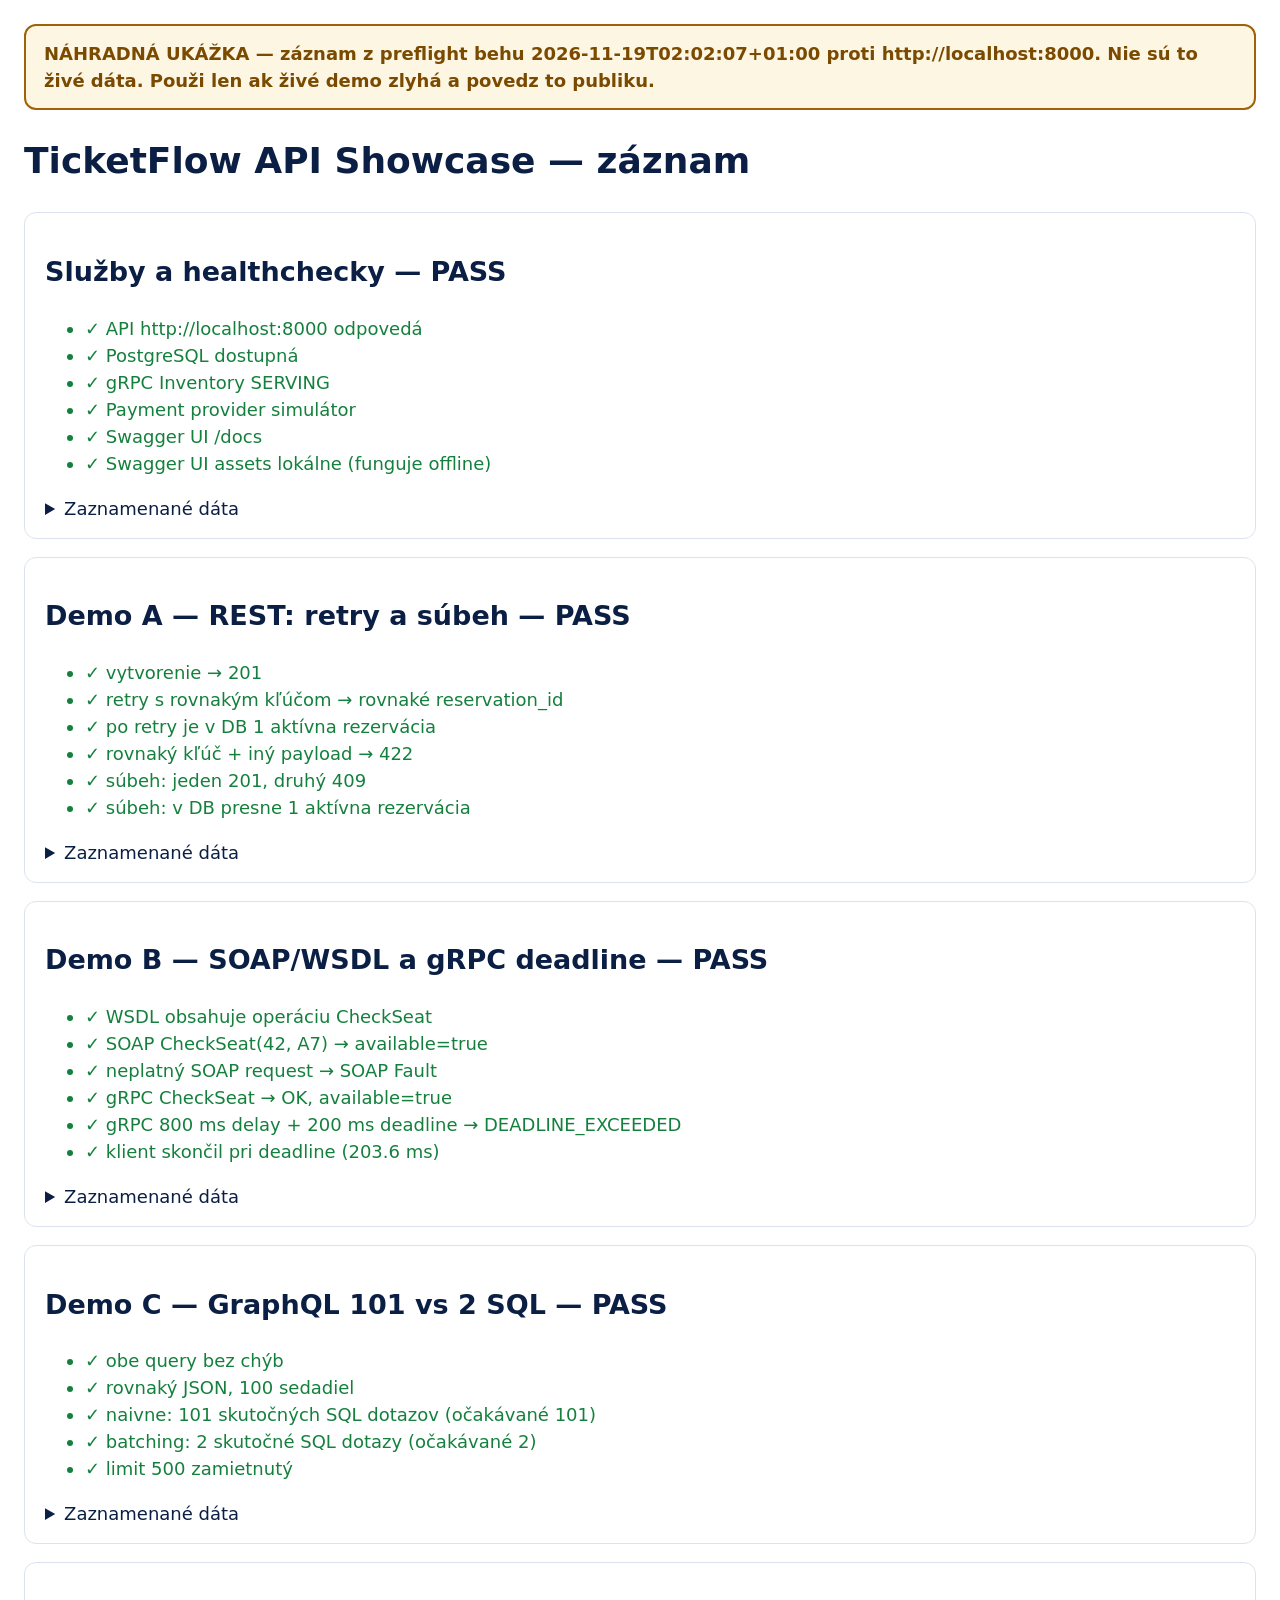
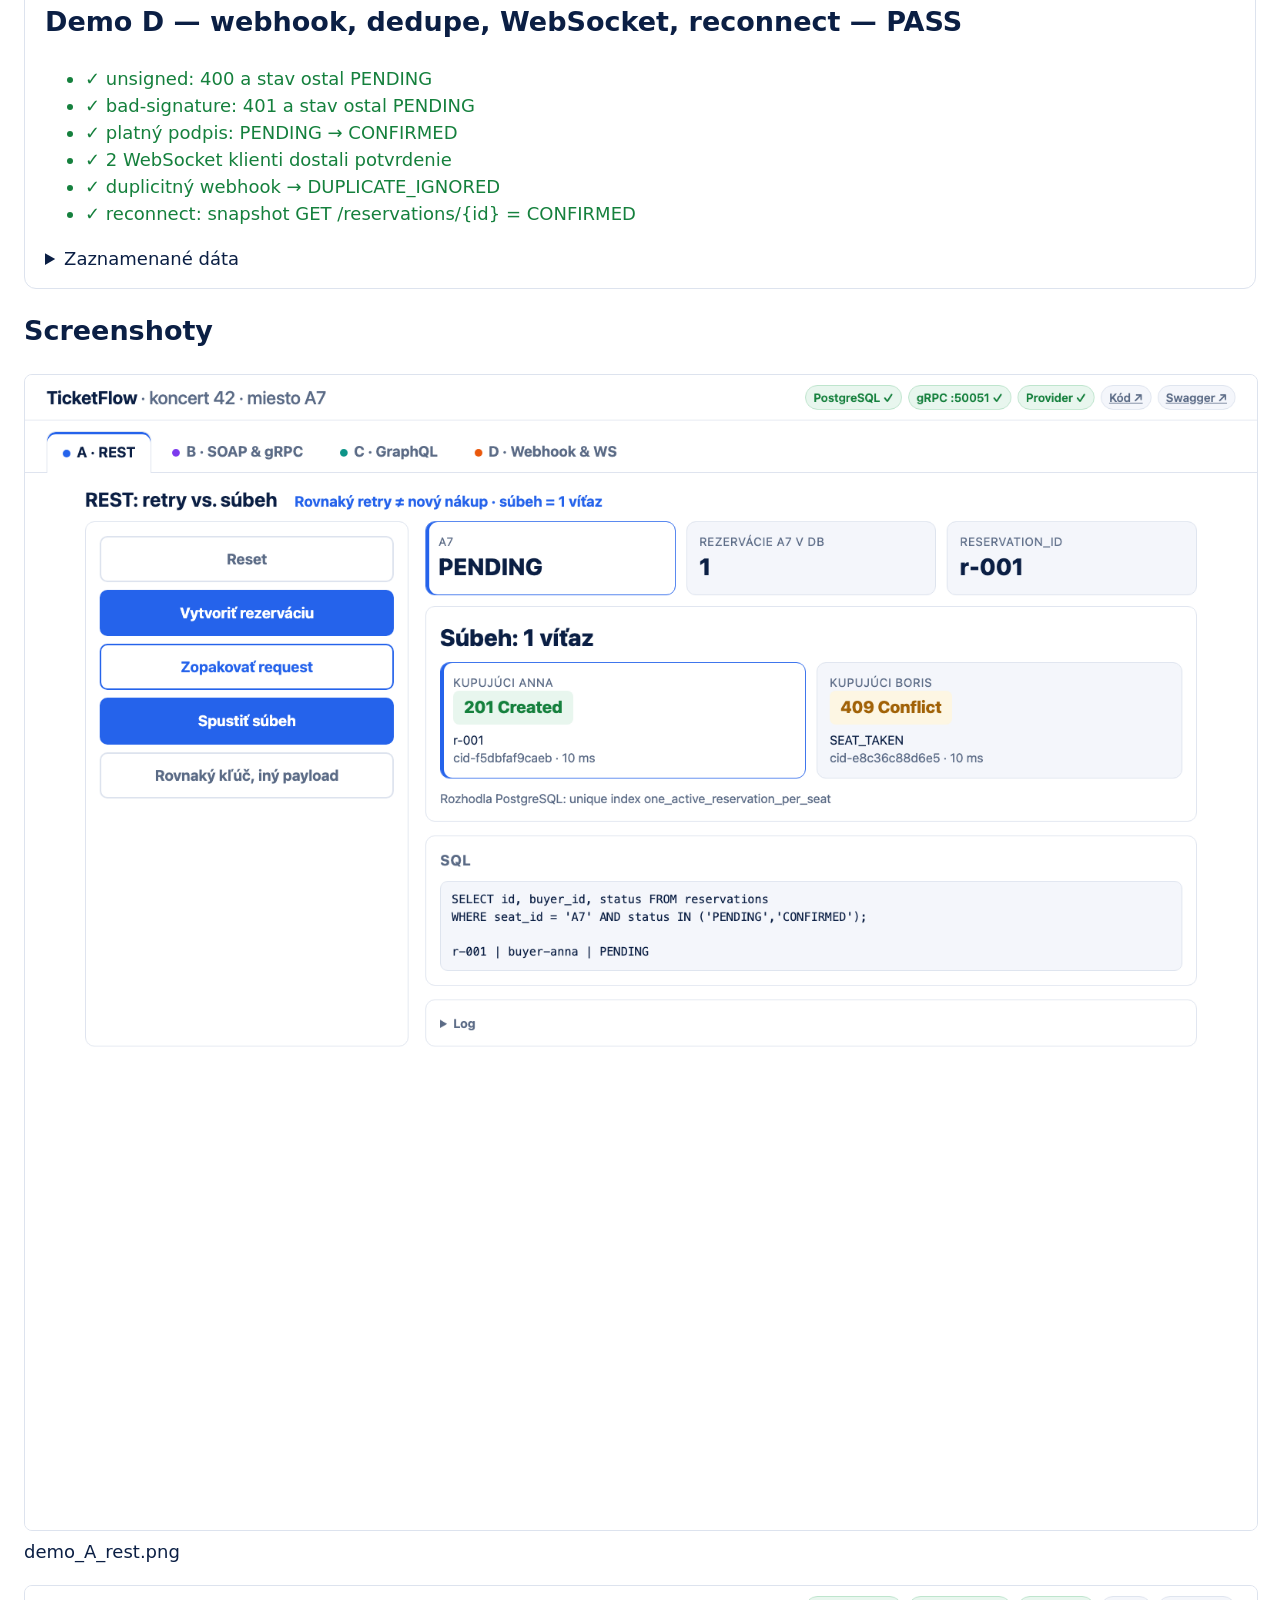
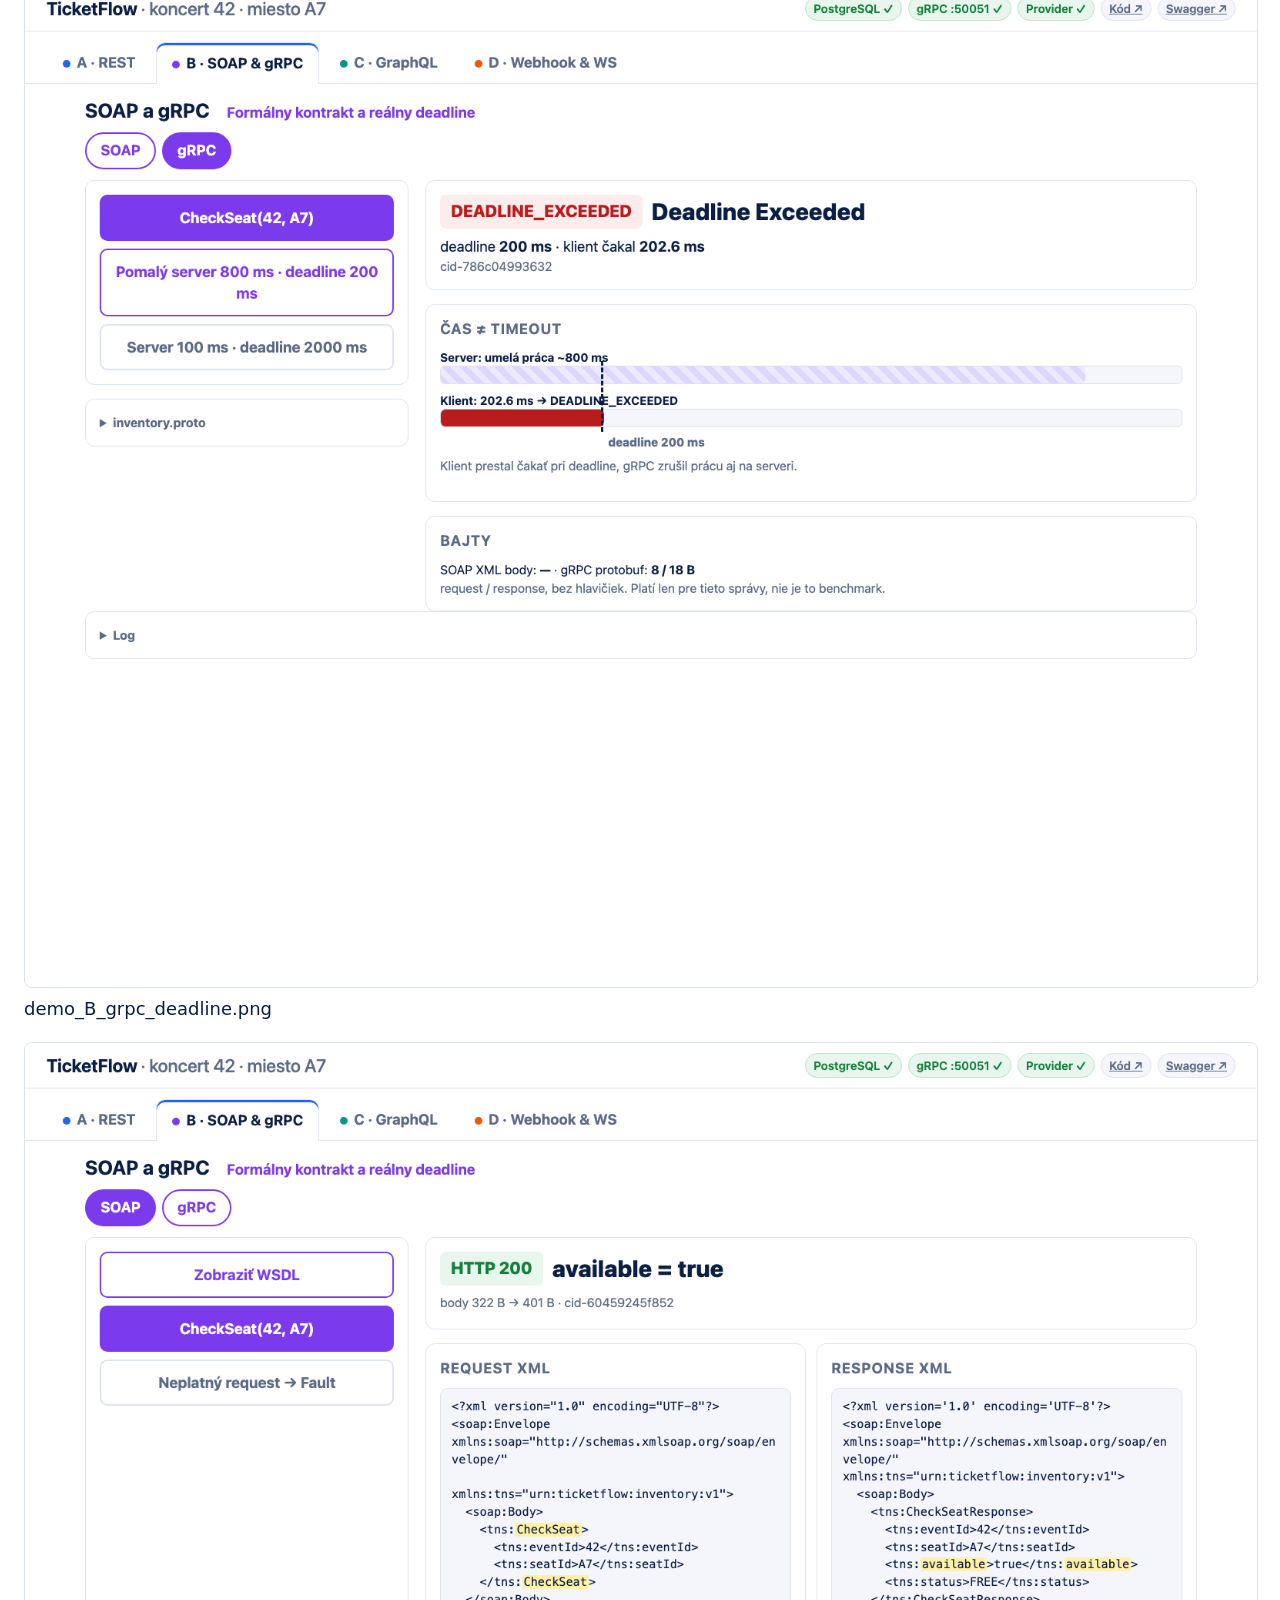
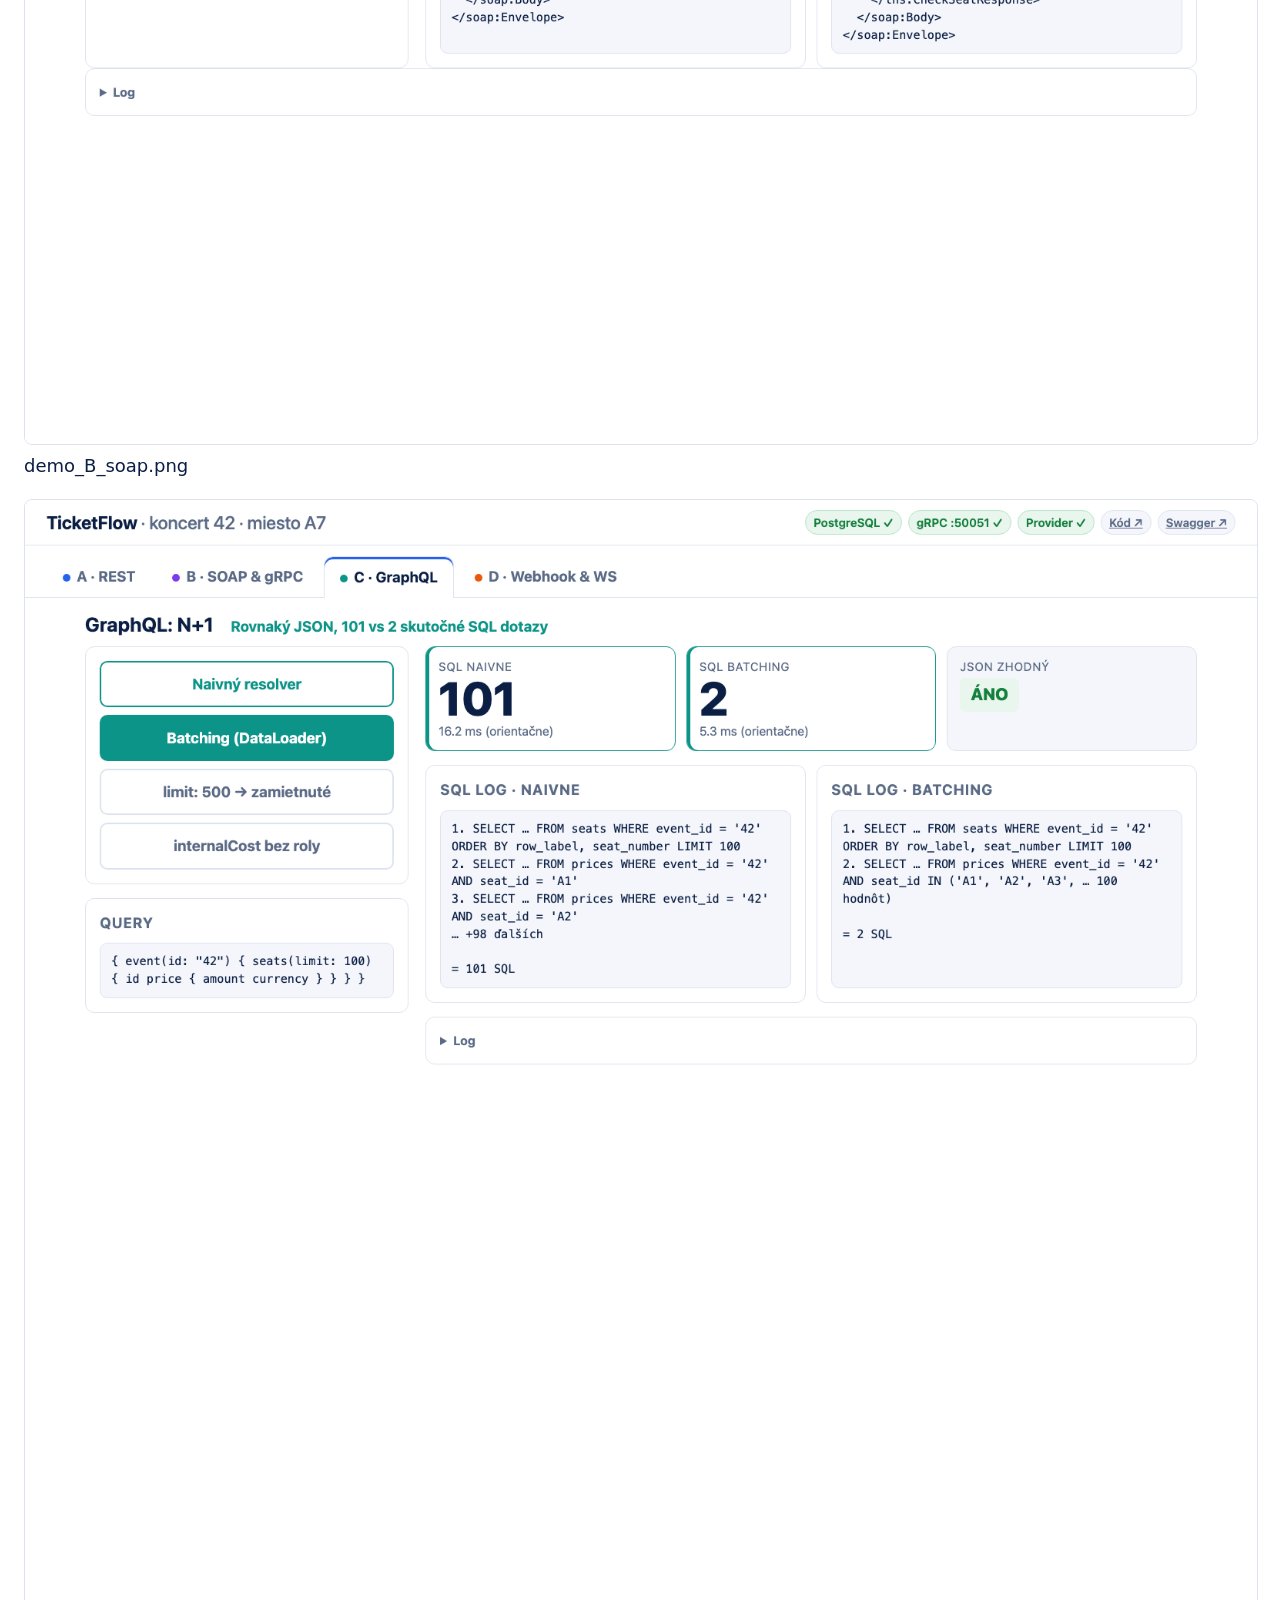
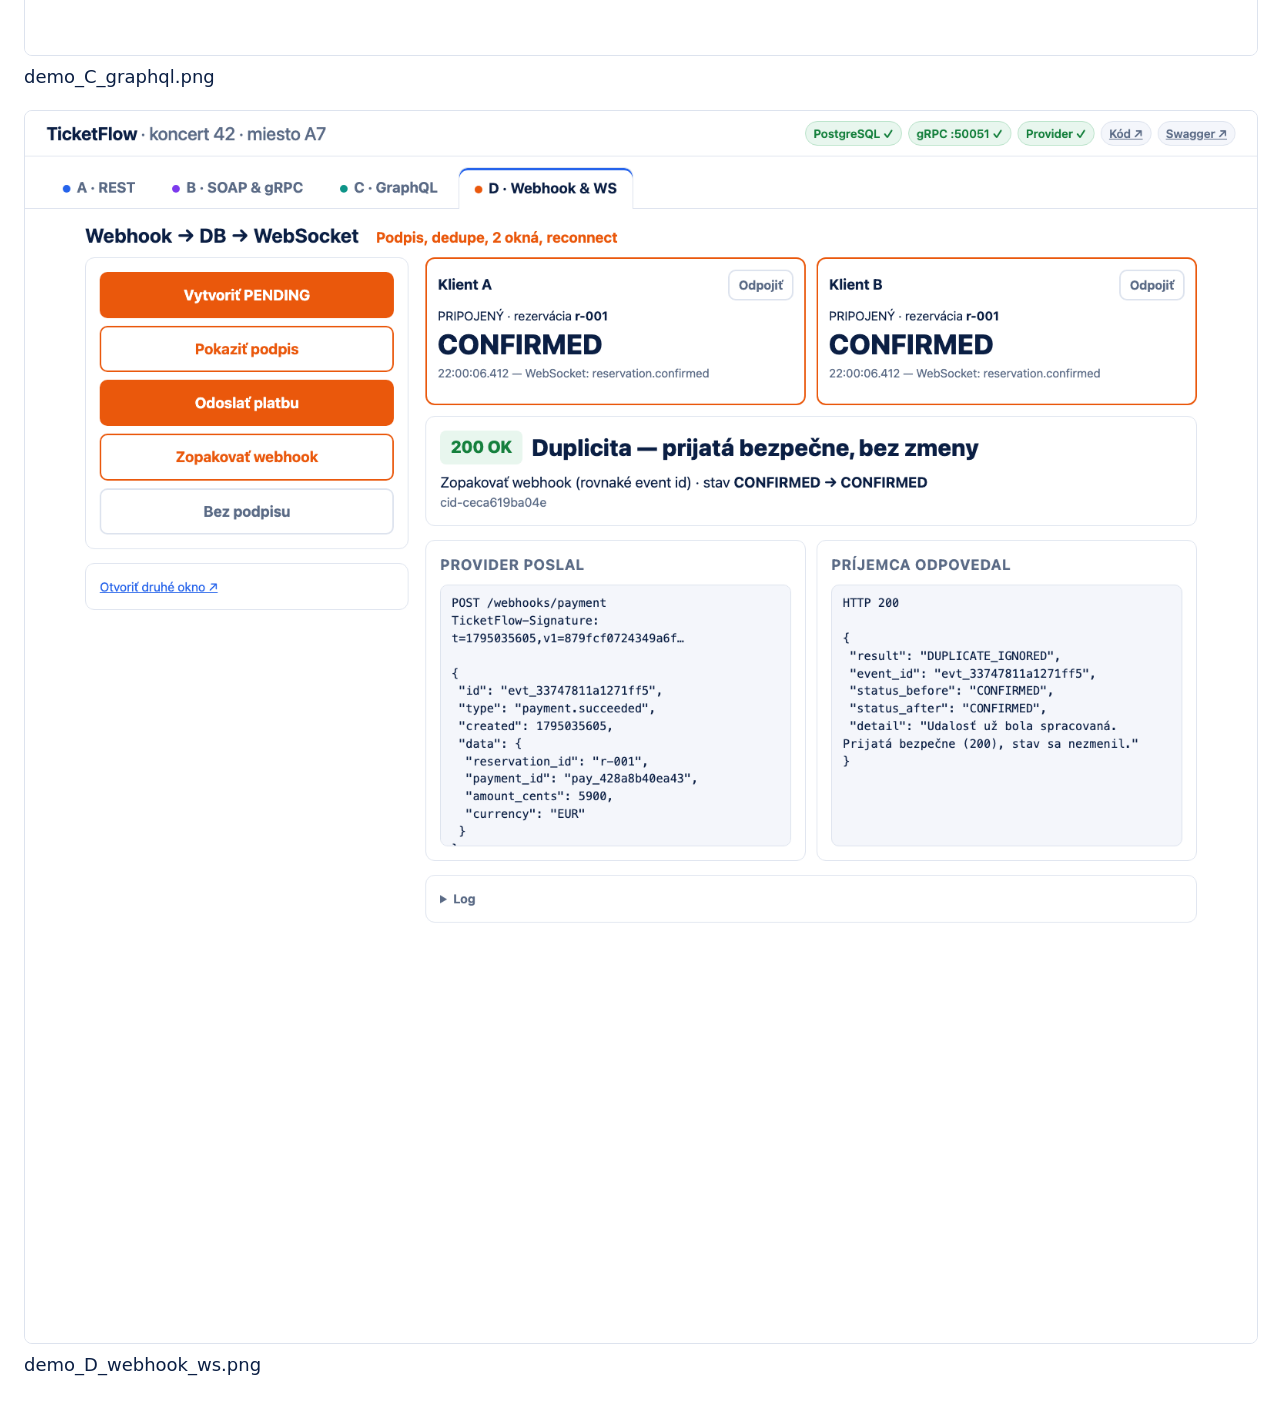
<file: TicketFlow-demo/docs/SCREENSHOTS/fallback.html>
<!doctype html><html lang="sk"><head><meta charset="utf-8">
<meta name="viewport" content="width=device-width, initial-scale=1"><title>TicketFlow — náhradná ukážka</title>
<style>body{font:18px/1.5 Inter,system-ui,sans-serif;color:#0b1f44;background:#fff;margin:0 auto;max-width:1300px;padding:24px}
.banner{background:#fdf6e3;border:2px solid #a16207;color:#7a4a00;padding:14px 18px;border-radius:12px;font-weight:700}
section{border:1px solid #dde3ee;border-radius:12px;padding:16px 20px;margin:18px 0} li.ok{color:#15803d} li.bad{color:#b91c1c}
pre{background:#f4f6fb;padding:12px;border-radius:8px;overflow:auto;max-height:420px;font-size:13px}
img{max-width:100%;border:1px solid #dde3ee;border-radius:8px} figure{margin:20px 0}</style></head><body>
<div class="banner">NÁHRADNÁ UKÁŽKA — záznam z preflight behu 2026-11-19T02:02:07+01:00 proti http://localhost:8000.
Nie sú to živé dáta. Použi len ak živé demo zlyhá a povedz to publiku.</div>
<h1>TicketFlow API Showcase — záznam</h1><section><h2>Služby a healthchecky — PASS</h2><ul><li class='ok'>✓ API http://localhost:8000 odpovedá</li><li class='ok'>✓ PostgreSQL dostupná</li><li class='ok'>✓ gRPC Inventory SERVING</li><li class='ok'>✓ Payment provider simulátor</li><li class='ok'>✓ Swagger UI /docs</li><li class='ok'>✓ Swagger UI assets lokálne (funguje offline)</li></ul><details><summary>Zaznamenané dáta</summary><pre>{
  &quot;ok&quot;: true,
  &quot;db&quot;: &quot;ok&quot;,
  &quot;grpc&quot;: &quot;SERVING&quot;,
  &quot;provider&quot;: &quot;ok&quot;
}</pre></details></section><section><h2>Demo A — REST: retry a súbeh — PASS</h2><ul><li class='ok'>✓ vytvorenie → 201</li><li class='ok'>✓ retry s rovnakým kľúčom → rovnaké reservation_id</li><li class='ok'>✓ po retry je v DB 1 aktívna rezervácia</li><li class='ok'>✓ rovnaký kľúč + iný payload → 422</li><li class='ok'>✓ súbeh: jeden 201, druhý 409</li><li class='ok'>✓ súbeh: v DB presne 1 aktívna rezervácia</li></ul><details><summary>Zaznamenané dáta</summary><pre>{
  &quot;retry&quot;: {
    &quot;first&quot;: {
      &quot;id&quot;: &quot;r-001&quot;,
      &quot;event_id&quot;: &quot;42&quot;,
      &quot;seat_id&quot;: &quot;A7&quot;,
      &quot;buyer_id&quot;: &quot;buyer-anna&quot;,
      &quot;status&quot;: &quot;PENDING&quot;,
      &quot;created_at&quot;: &quot;2026-11-19T01:02:07.329062+00:00&quot;,
      &quot;updated_at&quot;: &quot;2026-11-19T01:02:07.329062+00:00&quot;
    },
    &quot;second&quot;: {
      &quot;id&quot;: &quot;r-001&quot;,
      &quot;event_id&quot;: &quot;42&quot;,
      &quot;seat_id&quot;: &quot;A7&quot;,
      &quot;buyer_id&quot;: &quot;buyer-anna&quot;,
      &quot;status&quot;: &quot;PENDING&quot;,
      &quot;created_at&quot;: &quot;2026-11-19T01:02:07.329062+00:00&quot;,
      &quot;updated_at&quot;: &quot;2026-11-19T01:02:07.329062+00:00&quot;
    },
    &quot;replayed&quot;: &quot;true&quot;
  },
  &quot;mismatch&quot;: {
    &quot;type&quot;: &quot;https://ticketflow.local/problems/idempotency_key_reused&quot;,
    &quot;title&quot;: &quot;Kľúč už bol použitý s iným payloadom&quot;,
    &quot;status&quot;: 422,
    &quot;code&quot;: &quot;IDEMPOTENCY_KEY_REUSED&quot;,
    &quot;detail&quot;: &quot;Rovnaký Idempotency-Key s iným telom požiadavky je chyba klienta. Nič sa nezmenilo.&quot;,
    &quot;correlation_id&quot;: &quot;cid-8f5fee6dd840&quot;,
    &quot;timestamp&quot;: &quot;2026-11-19T01:02:07.338+00:00&quot;
  },
  &quot;race&quot;: {
    &quot;buyer-anna&quot;: {
      &quot;status&quot;: 201,
      &quot;body&quot;: {
        &quot;id&quot;: &quot;r-001&quot;,
        &quot;event_id&quot;: &quot;42&quot;,
        &quot;seat_id&quot;: &quot;A7&quot;,
        &quot;buyer_id&quot;: &quot;buyer-anna&quot;,
        &quot;status&quot;: &quot;PENDING&quot;,
        &quot;created_at&quot;: &quot;2026-11-19T01:02:07.358316+00:00&quot;,
        &quot;updated_at&quot;: &quot;2026-11-19T01:02:07.358316+00:00&quot;
      }
    },
    &quot;buyer-boris&quot;: {
      &quot;status&quot;: 409,
      &quot;body&quot;: {
        &quot;type&quot;: &quot;https://ticketflow.local/problems/seat_taken&quot;,
        &quot;title&quot;: &quot;Sedadlo je obsadené&quot;,
        &quot;status&quot;: 409,
        &quot;code&quot;: &quot;SEAT_TAKEN&quot;,
        &quot;detail&quot;: &quot;Sedadlo A7 už má aktívnu rezerváciu. Rozhodol PostgreSQL UNIQUE index one_active_reservation_per_seat.&quot;,
        &quot;correlation_id&quot;: &quot;cid-6bee72bd5c5b&quot;,
        &quot;timestamp&quot;: &quot;2026-11-19T01:02:07.360+00:00&quot;,
        &quot;constraint&quot;: &quot;one_active_reservation_per_seat&quot;
      }
    }
  },
  &quot;db&quot;: {
    &quot;seat&quot;: {
      &quot;event_id&quot;: &quot;42&quot;,
      &quot;seat_id&quot;: &quot;A7&quot;,
      &quot;available&quot;: false,
      &quot;status&quot;: &quot;PENDING&quot;,
      &quot;reservation_id&quot;: &quot;r-001&quot;
    },
    &quot;active_reservations&quot;: [
      {
        &quot;id&quot;: &quot;r-001&quot;,
        &quot;buyer_id&quot;: &quot;buyer-anna&quot;,
        &quot;status&quot;: &quot;PENDING&quot;,
        &quot;created_at&quot;: &quot;2026-11-19T01:02:07.358316+00:00&quot;
      }
    ],
    &quot;active_count&quot;: 1,
    &quot;sql&quot;: &quot;SELECT id, buyer_id, status, created_at FROM reservations WHERE event_id = &#x27;42&#x27; AND seat_id = &#x27;A7&#x27; AND status IN (&#x27;PENDING&#x27;, &#x27;CONFIRMED&#x27;)&quot;,
    &quot;at&quot;: &quot;2026-11-19T01:02:07.362+00:00&quot;
  }
}</pre></details></section><section><h2>Demo B — SOAP/WSDL a gRPC deadline — PASS</h2><ul><li class='ok'>✓ WSDL obsahuje operáciu CheckSeat</li><li class='ok'>✓ SOAP CheckSeat(42, A7) → available=true</li><li class='ok'>✓ neplatný SOAP request → SOAP Fault</li><li class='ok'>✓ gRPC CheckSeat → OK, available=true</li><li class='ok'>✓ gRPC 800 ms delay + 200 ms deadline → DEADLINE_EXCEEDED</li><li class='ok'>✓ klient skončil pri deadline (203.6 ms)</li></ul><details><summary>Zaznamenané dáta</summary><pre>{
  &quot;soap&quot;: {
    &quot;endpoint&quot;: &quot;http://127.0.0.1:8000/soap&quot;,
    &quot;http_status&quot;: 200,
    &quot;is_fault&quot;: false,
    &quot;request_xml&quot;: &quot;&lt;?xml version=\&quot;1.0\&quot; encoding=\&quot;UTF-8\&quot;?&gt;\n&lt;soap:Envelope xmlns:soap=\&quot;http://schemas.xmlsoap.org/soap/envelope/\&quot;\n               xmlns:tns=\&quot;urn:ticketflow:inventory:v1\&quot;&gt;\n  &lt;soap:Body&gt;\n    &lt;tns:CheckSeat&gt;\n      &lt;tns:eventId&gt;42&lt;/tns:eventId&gt;\n      &lt;tns:seatId&gt;A7&lt;/tns:seatId&gt;\n    &lt;/tns:CheckSeat&gt;\n  &lt;/soap:Body&gt;\n&lt;/soap:Envelope&gt;\n&quot;,
    &quot;response_xml&quot;: &quot;&lt;?xml version=&#x27;1.0&#x27; encoding=&#x27;UTF-8&#x27;?&gt;\n&lt;soap:Envelope xmlns:soap=\&quot;http://schemas.xmlsoap.org/soap/envelope/\&quot; xmlns:tns=\&quot;urn:ticketflow:inventory:v1\&quot;&gt;\n  &lt;soap:Body&gt;\n    &lt;tns:CheckSeatResponse&gt;\n      &lt;tns:eventId&gt;42&lt;/tns:eventId&gt;\n      &lt;tns:seatId&gt;A7&lt;/tns:seatId&gt;\n      &lt;tns:available&gt;true&lt;/tns:available&gt;\n      &lt;tns:status&gt;FREE&lt;/tns:status&gt;\n    &lt;/tns:CheckSeatResponse&gt;\n  &lt;/soap:Body&gt;\n&lt;/soap:Envelope&gt;\n&quot;,
    &quot;request_body_bytes&quot;: 322,
    &quot;response_body_bytes&quot;: 401,
    &quot;client_elapsed_ms&quot;: 5.1,
    &quot;at&quot;: &quot;2026-11-19T01:02:07.389+00:00&quot;,
    &quot;correlation_id&quot;: &quot;cid-d20399b80776&quot;,
    &quot;bytes_note&quot;: &quot;Merané: veľkosť HTTP body (XML Envelope), bez HTTP hlavičiek.&quot;
  },
  &quot;soap_fault&quot;: {
    &quot;endpoint&quot;: &quot;http://127.0.0.1:8000/soap&quot;,
    &quot;http_status&quot;: 500,
    &quot;is_fault&quot;: true,
    &quot;request_xml&quot;: &quot;&lt;?xml version=\&quot;1.0\&quot; encoding=\&quot;UTF-8\&quot;?&gt;\n&lt;soap:Envelope xmlns:soap=\&quot;http://schemas.xmlsoap.org/soap/envelope/\&quot;\n               xmlns:tns=\&quot;urn:ticketflow:inventory:v1\&quot;&gt;\n  &lt;soap:Body&gt;\n    &lt;tns:CheckSeat&gt;\n      &lt;tns:eventId&gt;42&lt;/tns:eventId&gt;\n    &lt;/tns:CheckSeat&gt;\n  &lt;/soap:Body&gt;\n&lt;/soap:Envelope&gt;\n&quot;,
    &quot;response_xml&quot;: &quot;&lt;?xml version=&#x27;1.0&#x27; encoding=&#x27;UTF-8&#x27;?&gt;\n&lt;soap:Envelope xmlns:soap=\&quot;http://schemas.xmlsoap.org/soap/envelope/\&quot; xmlns:tns=\&quot;urn:ticketflow:inventory:v1\&quot;&gt;\n  &lt;soap:Body&gt;\n    &lt;soap:Fault&gt;\n      &lt;faultcode&gt;soap:Client&lt;/faultcode&gt;\n      &lt;faultstring&gt;Chýba povinný element seatId.&lt;/faultstring&gt;\n      &lt;detail&gt;\n        &lt;tns:errorCode&gt;MISSING_ELEMENT&lt;/tns:errorCode&gt;\n      &lt;/detail&gt;\n    &lt;/soap:Fault&gt;\n  &lt;/soap:Body&gt;\n&lt;/soap:Envelope&gt;\n&quot;,
    &quot;request_body_bytes&quot;: 288,
    &quot;response_body_bytes&quot;: 423,
    &quot;client_elapsed_ms&quot;: 5.0,
    &quot;at&quot;: &quot;2026-11-19T01:02:07.395+00:00&quot;,
    &quot;correlation_id&quot;: &quot;cid-bdc11aba929f&quot;,
    &quot;bytes_note&quot;: &quot;Merané: veľkosť HTTP body (XML Envelope), bez HTTP hlavičiek.&quot;
  },
  &quot;grpc_ok&quot;: {
    &quot;target&quot;: &quot;grpc:50051&quot;,
    &quot;method&quot;: &quot;/ticketflow.inventory.v1.Inventory/CheckSeat&quot;,
    &quot;request&quot;: {
      &quot;event_id&quot;: &quot;42&quot;,
      &quot;seat_id&quot;: &quot;A7&quot;,
      &quot;artificial_delay_ms&quot;: 0
    },
    &quot;deadline_ms&quot;: null,
    &quot;request_protobuf_bytes&quot;: 8,
    &quot;ok&quot;: true,
    &quot;code&quot;: &quot;OK&quot;,
    &quot;reply&quot;: {
      &quot;event_id&quot;: &quot;42&quot;,
      &quot;seat_id&quot;: &quot;A7&quot;,
      &quot;available&quot;: true,
      &quot;status&quot;: &quot;FREE&quot;,
      &quot;server_elapsed_ms&quot;: 1
    },
    &quot;response_protobuf_bytes&quot;: 18,
    &quot;client_elapsed_ms&quot;: 1.6,
    &quot;at&quot;: &quot;2026-11-19T01:02:07.398+00:00&quot;,
    &quot;correlation_id&quot;: &quot;cid-66db126ed22c&quot;,
    &quot;bytes_note&quot;: &quot;Merané: veľkosť serializovanej protobuf správy (bez HTTP/2 rámcov, bez 5 B gRPC prefixu a hlavičiek).&quot;
  },
  &quot;grpc_deadline&quot;: {
    &quot;target&quot;: &quot;grpc:50051&quot;,
    &quot;method&quot;: &quot;/ticketflow.inventory.v1.Inventory/CheckSeat&quot;,
    &quot;request&quot;: {
      &quot;event_id&quot;: &quot;42&quot;,
      &quot;seat_id&quot;: &quot;A7&quot;,
      &quot;artificial_delay_ms&quot;: 800
    },
    &quot;deadline_ms&quot;: 200,
    &quot;request_protobuf_bytes&quot;: 11,
    &quot;ok&quot;: false,
    &quot;code&quot;: &quot;DEADLINE_EXCEEDED&quot;,
    &quot;details&quot;: &quot;Deadline Exceeded&quot;,
    &quot;client_elapsed_ms&quot;: 203.6,
    &quot;at&quot;: &quot;2026-11-19T01:02:07.603+00:00&quot;,
    &quot;correlation_id&quot;: &quot;cid-245611b66907&quot;,
    &quot;bytes_note&quot;: &quot;Merané: veľkosť serializovanej protobuf správy (bez HTTP/2 rámcov, bez 5 B gRPC prefixu a hlavičiek).&quot;
  }
}</pre></details></section><section><h2>Demo C — GraphQL 101 vs 2 SQL — PASS</h2><ul><li class='ok'>✓ obe query bez chýb</li><li class='ok'>✓ rovnaký JSON, 100 sedadiel</li><li class='ok'>✓ naivne: 101 skutočných SQL dotazov (očakávané 101)</li><li class='ok'>✓ batching: 2 skutočné SQL dotazy (očakávané 2)</li><li class='ok'>✓ limit 500 zamietnutý</li></ul><details><summary>Zaznamenané dáta</summary><pre>{
  &quot;naive_count&quot;: 101,
  &quot;batch_count&quot;: 2,
  &quot;naive_first_sql&quot;: [
    {
      &quot;sql&quot;: &quot;SELECT seat_id, row_label, seat_number FROM seats WHERE event_id = %(event_id)s ORDER BY row_label, seat_number LIMIT %(limit)s&quot;,
      &quot;params&quot;: {
        &quot;event_id&quot;: &quot;42&quot;,
        &quot;limit&quot;: 100
      }
    },
    {
      &quot;sql&quot;: &quot;SELECT seat_id, amount_cents, currency, internal_cost_cents FROM prices WHERE event_id = %(event_id)s AND seat_id = %(seat_id)s&quot;,
      &quot;params&quot;: {
        &quot;event_id&quot;: &quot;42&quot;,
        &quot;seat_id&quot;: &quot;A1&quot;
      }
    },
    {
      &quot;sql&quot;: &quot;SELECT seat_id, amount_cents, currency, internal_cost_cents FROM prices WHERE event_id = %(event_id)s AND seat_id = %(seat_id)s&quot;,
      &quot;params&quot;: {
        &quot;event_id&quot;: &quot;42&quot;,
        &quot;seat_id&quot;: &quot;A2&quot;
      }
    }
  ],
  &quot;batch_sql&quot;: [
    &quot;SELECT seat_id, row_label, seat_number FROM seats WHERE event_id = %(event_id)s ORDER BY row_label, seat_number LIMIT %(limit)s&quot;,
    &quot;SELECT seat_id, amount_cents, currency, internal_cost_cents FROM prices WHERE event_id = %(event_id)s AND seat_id IN (%(seat_ids_1)s, %(seat_ids_2)s, %(seat_ids_3)s, %(seat_ids_4)s, %(seat_ids_5)s, %(seat_ids_6)s, %(seat&quot;
  ],
  &quot;naive_ms&quot;: 21.0,
  &quot;batch_ms&quot;: 5.3,
  &quot;sample&quot;: [
    {
      &quot;id&quot;: &quot;A1&quot;,
      &quot;price&quot;: {
        &quot;amount&quot;: 59.0,
        &quot;currency&quot;: &quot;EUR&quot;
      }
    },
    {
      &quot;id&quot;: &quot;A2&quot;,
      &quot;price&quot;: {
        &quot;amount&quot;: 59.0,
        &quot;currency&quot;: &quot;EUR&quot;
      }
    },
    {
      &quot;id&quot;: &quot;A3&quot;,
      &quot;price&quot;: {
        &quot;amount&quot;: 59.0,
        &quot;currency&quot;: &quot;EUR&quot;
      }
    }
  ]
}</pre></details></section><section><h2>Demo D — webhook, dedupe, WebSocket, reconnect — PASS</h2><ul><li class='ok'>✓ unsigned: 400 a stav ostal PENDING</li><li class='ok'>✓ bad-signature: 401 a stav ostal PENDING</li><li class='ok'>✓ platný podpis: PENDING → CONFIRMED</li><li class='ok'>✓ 2 WebSocket klienti dostali potvrdenie</li><li class='ok'>✓ duplicitný webhook → DUPLICATE_IGNORED</li><li class='ok'>✓ reconnect: snapshot GET /reservations/{id} = CONFIRMED</li></ul><details><summary>Zaznamenané dáta</summary><pre>{
  &quot;reservation_id&quot;: &quot;r-001&quot;,
  &quot;unsigned&quot;: {
    &quot;status&quot;: 400,
    &quot;body&quot;: {
      &quot;type&quot;: &quot;https://ticketflow.local/problems/missing_signature&quot;,
      &quot;title&quot;: &quot;Webhook odmietnutý&quot;,
      &quot;status&quot;: 400,
      &quot;code&quot;: &quot;MISSING_SIGNATURE&quot;,
      &quot;detail&quot;: &quot;Chýba hlavička TicketFlow-Signature.&quot;,
      &quot;correlation_id&quot;: &quot;cid-201522e99044&quot;,
      &quot;timestamp&quot;: &quot;2026-11-19T01:02:07.709+00:00&quot;,
      &quot;db_changed&quot;: false
    }
  },
  &quot;bad-signature&quot;: {
    &quot;status&quot;: 401,
    &quot;body&quot;: {
      &quot;type&quot;: &quot;https://ticketflow.local/problems/invalid_signature&quot;,
      &quot;title&quot;: &quot;Webhook odmietnutý&quot;,
      &quot;status&quot;: 401,
      &quot;code&quot;: &quot;INVALID_SIGNATURE&quot;,
      &quot;detail&quot;: &quot;HMAC podpis nesedí s raw body. Databáza sa nezmenila.&quot;,
      &quot;correlation_id&quot;: &quot;cid-3f6a49854d07&quot;,
      &quot;timestamp&quot;: &quot;2026-11-19T01:02:07.722+00:00&quot;,
      &quot;db_changed&quot;: false
    }
  },
  &quot;payment&quot;: {
    &quot;note&quot;: &quot;Nová udalosť s platným HMAC podpisom.&quot;,
    &quot;sent&quot;: {
      &quot;url&quot;: &quot;http://api:8000/webhooks/payment&quot;,
      &quot;headers&quot;: {
        &quot;Content-Type&quot;: &quot;application/json&quot;,
        &quot;TicketFlow-Signature&quot;: &quot;t=1795050127,v1=91f0dd75db8ea0813c3a819c8658eabd0c1233388b6b982814bc79970fb4a799&quot;,
        &quot;X-Correlation-ID&quot;: &quot;cid-04cddbfc8e0f&quot;
      },
      &quot;raw_body&quot;: &quot;{\&quot;id\&quot;:\&quot;evt_b9205f97709749ec\&quot;,\&quot;type\&quot;:\&quot;payment.succeeded\&quot;,\&quot;created\&quot;:1795050127,\&quot;data\&quot;:{\&quot;reservation_id\&quot;:\&quot;r-001\&quot;,\&quot;payment_id\&quot;:\&quot;pay_abccb595d16e\&quot;,\&quot;amount_cents\&quot;:5900,\&quot;currency\&quot;:\&quot;EUR\&quot;}}&quot;
    },
    &quot;received&quot;: {
      &quot;status&quot;: 200,
      &quot;body&quot;: {
        &quot;result&quot;: &quot;PROCESSED&quot;,
        &quot;outcome&quot;: &quot;CONFIRMED&quot;,
        &quot;event_id&quot;: &quot;evt_b9205f97709749ec&quot;,
        &quot;reservation_id&quot;: &quot;r-001&quot;,
        &quot;status_before&quot;: &quot;PENDING&quot;,
        &quot;status_after&quot;: &quot;CONFIRMED&quot;,
        &quot;signature&quot;: &quot;VALID&quot;,
        &quot;websocket_deliveries&quot;: 2,
        &quot;correlation_id&quot;: &quot;cid-04cddbfc8e0f&quot;
      }
    },
    &quot;elapsed_ms&quot;: 6.1,
    &quot;at&quot;: &quot;2026-11-19T01:02:07.737+00:00&quot;,
    &quot;correlation_id&quot;: &quot;cid-04cddbfc8e0f&quot;
  },
  &quot;replay&quot;: {
    &quot;status&quot;: 200,
    &quot;body&quot;: {
      &quot;result&quot;: &quot;DUPLICATE_IGNORED&quot;,
      &quot;event_id&quot;: &quot;evt_b9205f97709749ec&quot;,
      &quot;reservation_id&quot;: &quot;r-001&quot;,
      &quot;status_before&quot;: &quot;CONFIRMED&quot;,
      &quot;status_after&quot;: &quot;CONFIRMED&quot;,
      &quot;first_processed_at&quot;: &quot;2026-11-19T01:02:07.734812+00:00&quot;,
      &quot;first_outcome&quot;: &quot;CONFIRMED&quot;,
      &quot;detail&quot;: &quot;Udalosť už bola spracovaná. Prijatá bezpečne (200), stav sa nezmenil.&quot;,
      &quot;correlation_id&quot;: &quot;cid-d2cc5ca25c50&quot;
    }
  },
  &quot;snapshot&quot;: {
    &quot;id&quot;: &quot;r-001&quot;,
    &quot;event_id&quot;: &quot;42&quot;,
    &quot;seat_id&quot;: &quot;A7&quot;,
    &quot;buyer_id&quot;: &quot;buyer-preflight&quot;,
    &quot;status&quot;: &quot;CONFIRMED&quot;,
    &quot;created_at&quot;: &quot;2026-11-19T01:02:07.696981+00:00&quot;,
    &quot;updated_at&quot;: &quot;2026-11-19T01:02:07.734812+00:00&quot;,
    &quot;snapshot_at&quot;: &quot;2026-11-19T01:02:07.749+00:00&quot;
  }
}</pre></details></section><h2>Screenshoty</h2><figure><img src='demo_A_rest.png' alt='demo_A_rest.png'><figcaption>demo_A_rest.png</figcaption></figure><figure><img src='demo_B_grpc_deadline.png' alt='demo_B_grpc_deadline.png'><figcaption>demo_B_grpc_deadline.png</figcaption></figure><figure><img src='demo_B_soap.png' alt='demo_B_soap.png'><figcaption>demo_B_soap.png</figcaption></figure><figure><img src='demo_C_graphql.png' alt='demo_C_graphql.png'><figcaption>demo_C_graphql.png</figcaption></figure><figure><img src='demo_D_webhook_ws.png' alt='demo_D_webhook_ws.png'><figcaption>demo_D_webhook_ws.png</figcaption></figure>
</body></html>
</file>
